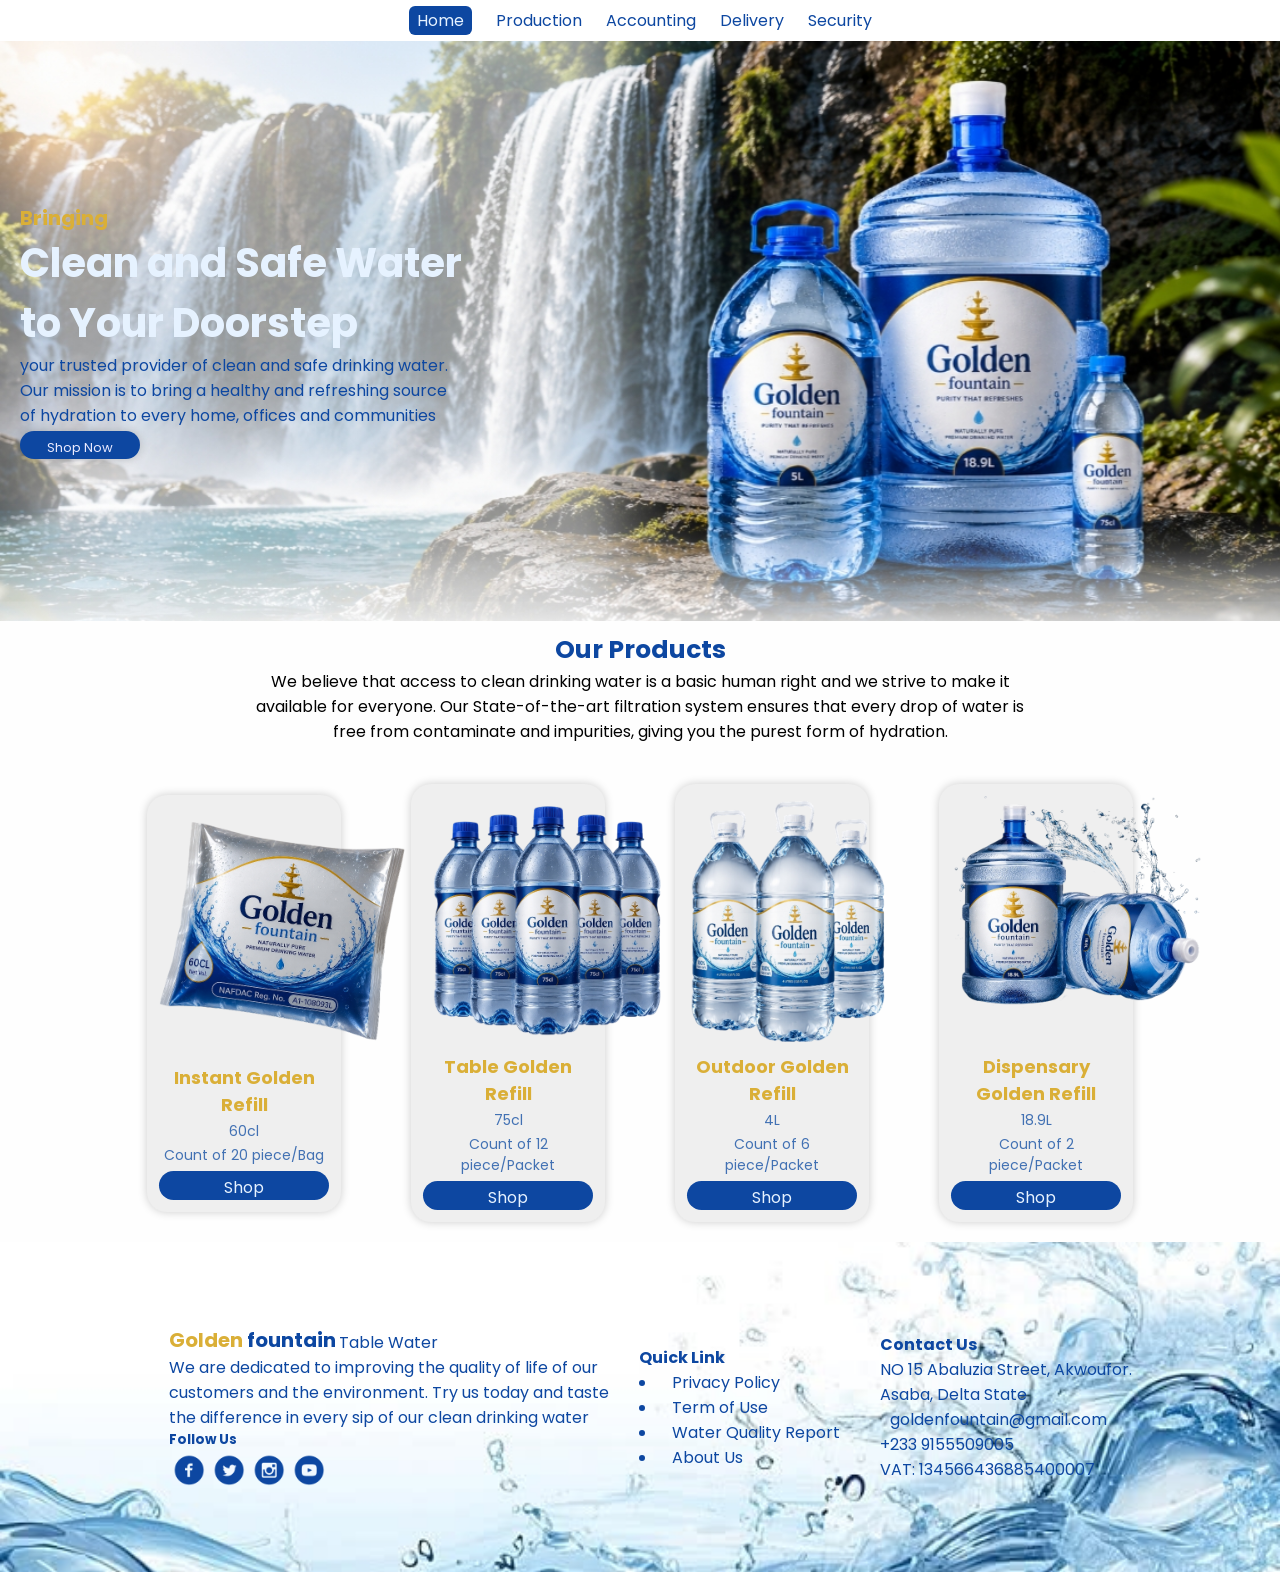
<file: index.html>
<!DOCTYPE html>
<html lang="en">
<head>
    <meta charset="UTF-8">
    <title>Welcome| Golden Fountain</title>
    <meta name="viewport" content="width=device-width, initial-scale=1.0">
    <link href="https://fonts.googleapis.com/css2?family=Poppins:wght@400;600;700&display=swap" rel="stylesheet">
    <link rel="stylesheet" href="css/index.css">
</head>
<body>
     <header id="toolsbar">
<div>
 <a id="here" href="#">Home</a>
 <!--<a href="#all">About</a>-->
 <a href="pro.html">Production</a>
 <a href="acc.html">Accounting</a>
 <a href="drive.html">Delivery</a>
 <a href="secure.html">Security</a>
</div>
    </header>
    <section id="topbar">
        <div>
    <h3 id="t1">Bringing</h3>
    <h1 id="t2">Clean and Safe Water <br> to Your Doorstep</h1>
    <p id="t3">your trusted provider of clean and safe drinking water.<br>
    Our mission is to bring a healthy and refreshing source <br> of hydration to every home, offices and communities</p>
 <!--<img src="img/img.png" -->
 <p id="f"><a id="shop" href="#t4">
     Shop Now
 </a></p>
 </div>
    </section>
    <div id="products">
    <p id="t4">
        <b>Our Products</b>
    </p>
    <p>
        We believe that access to clean drinking water is a basic human right and we strive to make it <br> available for everyone. Our State-of-the-art filtration system ensures that every drop of water is  <br> free from contaminate and impurities, giving you the purest form of hydration.
    </p>
</div>
    <section id="all">
        <div id="sale">
           <img src="img/ss.png" alt="Sachet water" width="250" height="250">
           <p id="title">
               <b>Instant Golden Refill</b>
           </p>
           <p id="size">
        60cl
    </p>
           <p id="count">
    Count of 20 piece/Bag</p>
<p id="shopping" href="#">
    Shop
 </p>
        </div>



<div id="sale">
           <img src="img/xx.png" alt="small size bottle" width="250" height="250">
           <p id="title">
               <b>Table Golden Refill</b>
           </p>
           <p id="size">
        75cl
    </p>
           <p id="count">
    Count of 12 piece/Packet</p>
<p id="shopping" href="#">
    Shop
 </p>
        </div>

<div id="sale">
           <img id="xl" src="img/xl.png" alt="medium size bottle" width="250" height="250">
           <p id="title">
               <b>Outdoor Golden Refill</b>
           </p>
           <p id="size">
        4L
    </p>
           <p id="count">
    Count of 6 piece/Packet</p>
<p id="shopping" href="#">
    Shop
 </p>
        </div>


<div id="sale">
           <img src="img/ll.png" alt="small size" width="250" height="250">
           <p id="title">
               <b>Dispensary Golden Refill</b>
           </p>
           <p id="size">
        18.9L
    </p>
           <p id="count">
    Count of 2 piece/Packet</p>
<p id="shopping" href="#">
    Shop
 </p>
        </div>
    </section>
    </div>
<footer>
<div>
<div id="li">
<h2 id="f1">
     <span>Golden </span>fountain
</h2>
<p id="f2" >Table Water</p>
</div>
<p>We are dedicated to improving the quality of life of our<br> customers and the environment. Try us today and taste<br> the difference in every sip of our clean drinking water</p>
<h5>Follow Us</h5>
<div id="li">
<img src="img/fb.png" alt="Facebook" width="40px"height="40px"></img>
<img src="img/tw.png" alt="Twitter"width="40px"height="40px"></img>
<img src="img/in.png" alt="Instagram"width="40px"height="40px"></img>
<img src="img/yu.png" alt="YouTube"width="40px"height="40px"></img>
</div>
</div>

<div>
<h4>Quick Link</h5>
<li><a href="private.html">Privacy Policy</a></li>
<li> <a href="term.html">Term of Use</a></li>
<li> <a href="rep.html">Water Quality Report</a></li>
<li> <a href="about.html">About Us</a></li>
<!--<li> <a href="drive.html">Common Q&A</a></li>-->
<!--<li> <a href="secure.html">Call us</a></li>-->

</div>

<div>
<h4>Contact Us</h5>
<p>NO 15 Abaluzia Street, Akwoufor. <br>Asaba, Delta State</p>
<p><a href="orezimeokelezo94@gmail.com">goldenfountain@gmail.com</a></p>
<p>+233 9155509005</p>
<p>VAT: 134566436885400007</p>
</div>
</footer>
</body>
</html>
</file>
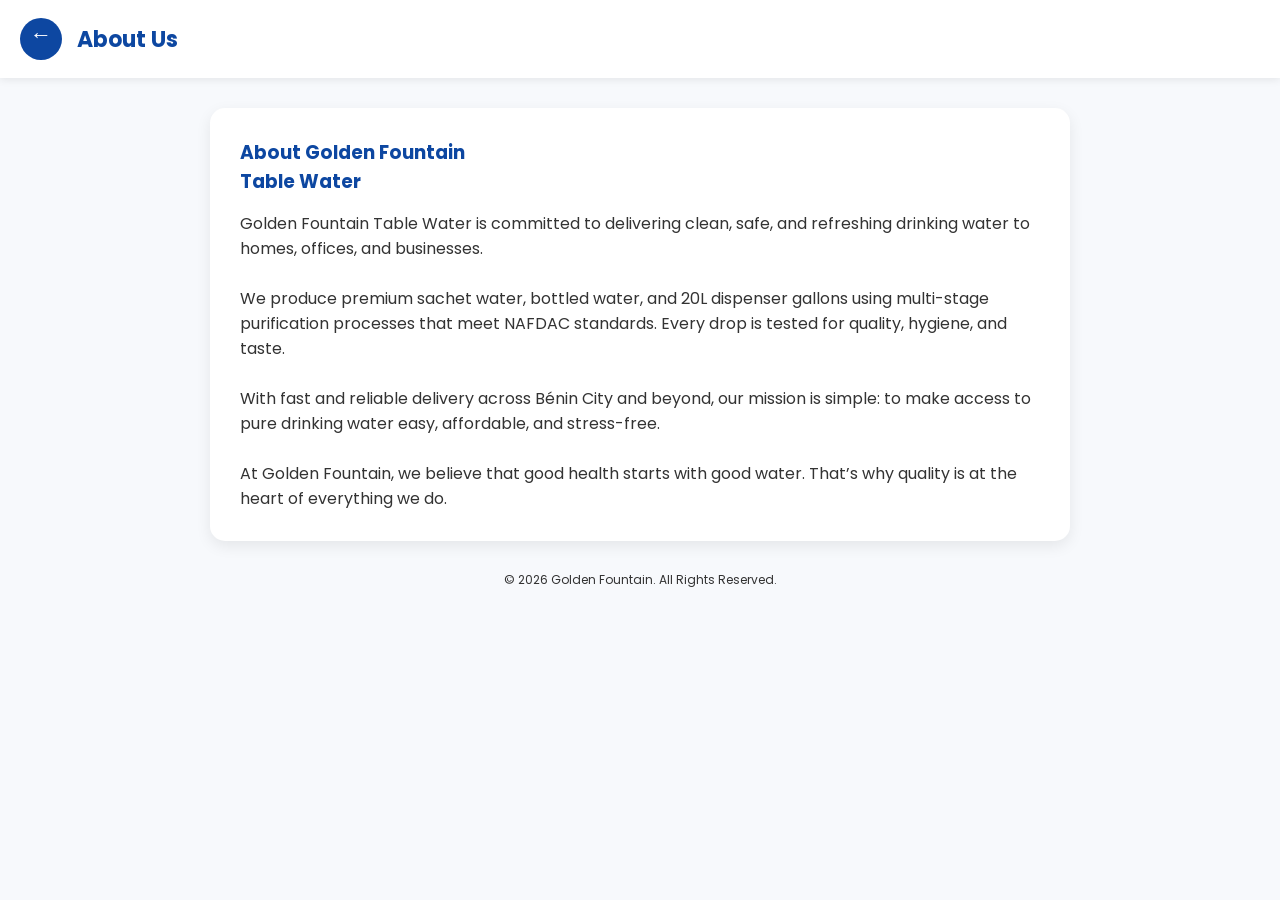
<file: about.html>
<!DOCTYPE html>
<html lang="en">
<head>
<meta charset="UTF-8">
<meta name="viewport" content="width=device-width, initial-scale=1.0">

<title>About | Golden Fountain</title>

<link href="https://fonts.googleapis.com/css2?family=Poppins:wght@400;600;700&display=swap" rel="stylesheet">

<link rel="stylesheet" href="css/pri.css">
</head>

<body>

<div class="header">
    <button class="back-btn" onclick="history.back()">&#8592;</button>
    <h2>About Us</h2>
</div>

<div class="container">

<div class="card">

<h3>About Golden Fountain<br> Table Water</h3>
Golden Fountain Table Water is committed to delivering clean, safe, and refreshing drinking water to homes, offices, and businesses. <br><br>

We produce premium sachet water, bottled water, and 20L dispenser gallons using multi-stage purification processes that meet NAFDAC standards. Every drop is tested for quality, hygiene, and taste.<br><br>

With fast and reliable delivery across Bénin City and beyond, our mission is simple: to make access to pure drinking water easy, affordable, and stress-free. 
<br><br>
At Golden Fountain, we believe that good health starts with good water. That’s why quality is at the heart of everything we do.<br>
</div>

</div>
<p id="ri">
© 2026 Golden Fountain. All Rights Reserved.
</p>

</body>
</html>
</file>
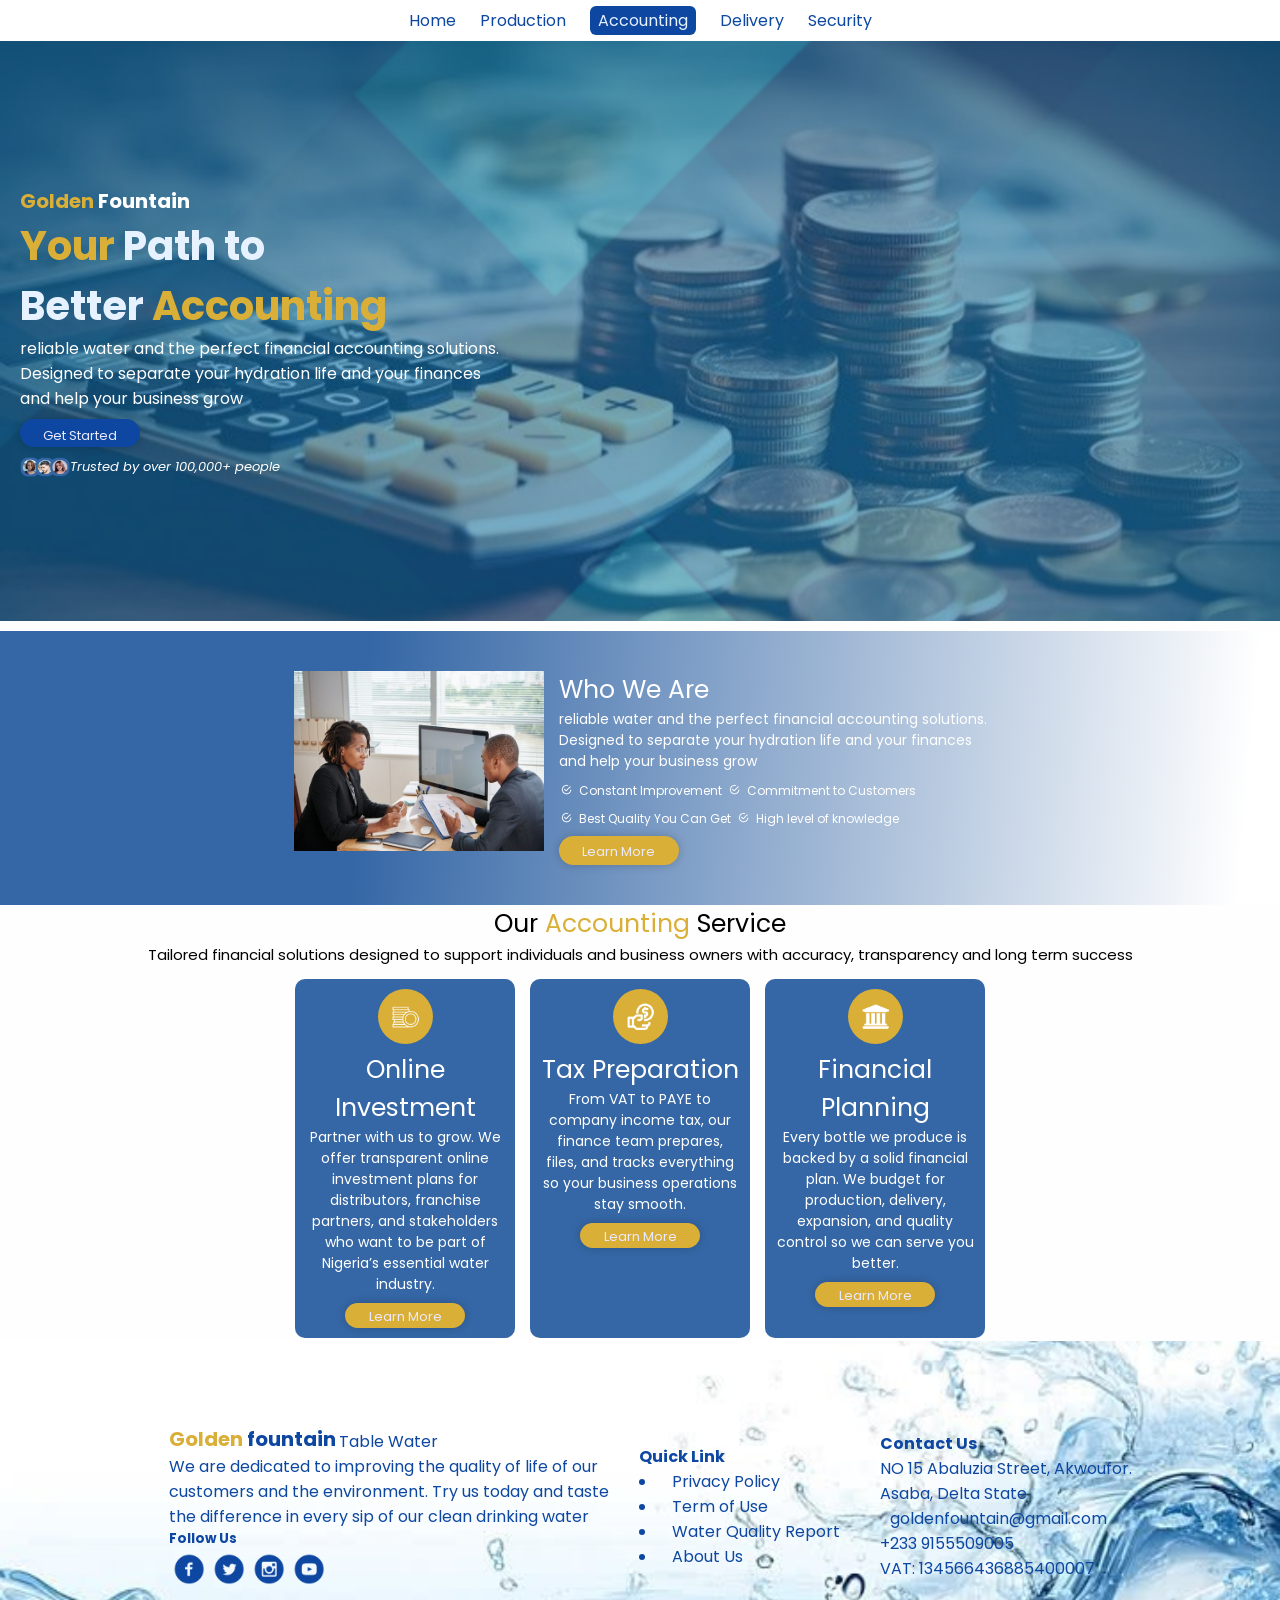
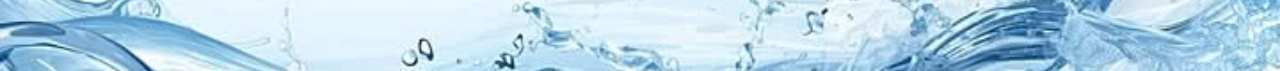
<file: acc.html>
<!DOCTYPE html>
<html lang="en">
<head>
    <meta charset="UTF-8">
    <title>Welcome</title>
    <meta name="viewport" content="width=device-width, initial-scale=1.0">
    <link href="https://fonts.googleapis.com/css2?family=Poppins:wght@400;600;700&display=swap" rel="stylesheet">
    <link rel="stylesheet" href="css/acc.css">
</head>
<body>
     <header id="toolsbar">
<div>
 <a href="index.html">Home</a>
 <!--<a href="#all">About</a>-->
 <a href="pro.html">Production</a>
 <a id="here" href="acc.html">Accounting</a>
 <a href="drive.html">Delivery</a>
 <a href="secure.html">Security</a>
</div>
    </header>
    <section id="topbar">
        <div>
    <h3 id="t1"><span>Golden</span> Fountain</h3>
    <h1 id="t2"><span>Your</span> Path to<br> Better <span>Accounting</span></h1>
    <p id="t3">reliable water and the perfect financial accounting solutions.<br>
    Designed to separate your hydration life and your finances <br> and help your business grow</p>
 <!--<img src="img/img.png" -->
 <p id="f"><a id="shop" href="#who">
     Get Started 
 </a></p>
 <div id="tr">
     <img id="mm"src="img/tr.png" alt="million trust" width="50" height="20"></img>
     <p id="it">Trusted by over 100,000+ people</p>
 </div>
 </div>
    </section>
    
    <section id="who">
        <img src="img/met.png" alt="accounting"width="250" height=180"></img>
        <div id="hold">
            <p id="in">
                Who We Are
            </p>
               <p id="in1">reliable water and the perfect financial accounting solutions.<br>
    Designed to separate your hydration life and your finances <br> and help your business grow</p>
    <div id="at">
        <div id="at">
        <img src="img/goo.png" alt="good" width="15" height="15"></img>
        <p>Constant Improvement</p>
    </div>
    
    <div id="at">
        <img src="img/goo.png" alt="good" width="15" height="15"></img>
        <p>Commitment to Customers</p>
    </div>
     </div>
     
     <div id="at">
        <div id="at">
        <img src="img/goo.png" alt="good" width="15" height="15"></img>
        <p>Best Quality You Can Get</p>
    </div>
    
    <div id="at">
        <img src="img/goo.png" alt="good" width="15" height="15"></img>
        <p>High level of knowledge </p>
    </div>
     </div>
     
     <p id="f"><a id="shop" href="#cen">
     Learn More
 </a></p>
        </div>
    </section>

   <section id="cen"> 
       <p id="i">
             Our <span>Accounting</span> Service 
            </p>
            <p id="ta">
                Tailored financial solutions designed to support 
            individuals and business owners with accuracy, transparency and long term success </p>
            <div id="hon">
            <div id="ra">
                <img id="go" src="img/inv.png" alt="icon" width="35" height="35"></img>
                <p id="in">
             Online Investment
             </p> 
             <p id="in1">
                 Partner with us to grow. We offer transparent online investment plans for distributors, franchise partners, and stakeholders who want to be part of Nigeria’s essential water industry.
             </p>
             <p id="f"><a id="shop" href="#">
     Learn More
 </a></p>
            </div>
            
            
            <!-- more -->
            <div id="ra">
                <img id="go" src="img/tax.png" alt="icon" width="35" height="35"></img>
                <p id="in">
             Tax Preparation 
             </p> 
             <p id="in1">
                 From VAT to PAYE to company income tax, our finance team prepares, files, and tracks everything so your business operations stay smooth.
             </p>
             <p id="f"><a id="shop" href="#">
     Learn More
 </a></p>
            </div>
            
            <!-- more -->
            <div id="ra">
                <img id="go" src="img/bank.png" alt="icon" width="35" height="35"></img>
                <p id="in">
             Financial Planning 
             </p> 
             <p id="in1">
                 Every bottle we produce is backed by a solid financial plan. We budget for production, delivery, expansion, and quality control so we can serve you better.
             </p>
             <p id="f"><a id="shop" href="#">
     Learn More
 </a></p>
            </div>
            </div>
   </section>
   
   <footer>
<div>
<div id="li">
<h2 id="f1">
     <span>Golden </span>fountain
</h2>
<p id="f2" >Table Water</p>
</div>
<p>We are dedicated to improving the quality of life of our<br> customers and the environment. Try us today and taste<br> the difference in every sip of our clean drinking water</p>
<h5>Follow Us</h5>
<div id="li">
<img src="img/fb.png" alt="Facebook" width="40px"height="40px"></img>
<img src="img/tw.png" alt="Twitter"width="40px"height="40px"></img>
<img src="img/in.png" alt="Instagram"width="40px"height="40px"></img>
<img src="img/yu.png" alt="YouTube"width="40px"height="40px"></img>
</div>
</div>

<div>
<h4>Quick Link</h5>
<li><a href="private.html">Privacy Policy</a></li>
<li> <a href="term.html">Term of Use</a></li>
<li> <a href="rep.html">Water Quality Report</a></li>
<li> <a href="about.html">About Us</a></li>
<!--<li> <a href="drive.html">Common Q&A</a></li>-->
<!--<li> <a href="secure.html">Call us</a></li>-->

</div>

<div>
<h4>Contact Us</h5>
<p>NO 15 Abaluzia Street, Akwoufor. <br>Asaba, Delta State</p>
<p><a href="orezimeokelezo94@gmail.com">goldenfountain@gmail.com</a></p>
<p>+233 9155509005</p>
<p>VAT: 134566436885400007</p>
</div>
</footer>
</body>
</html>
</file>
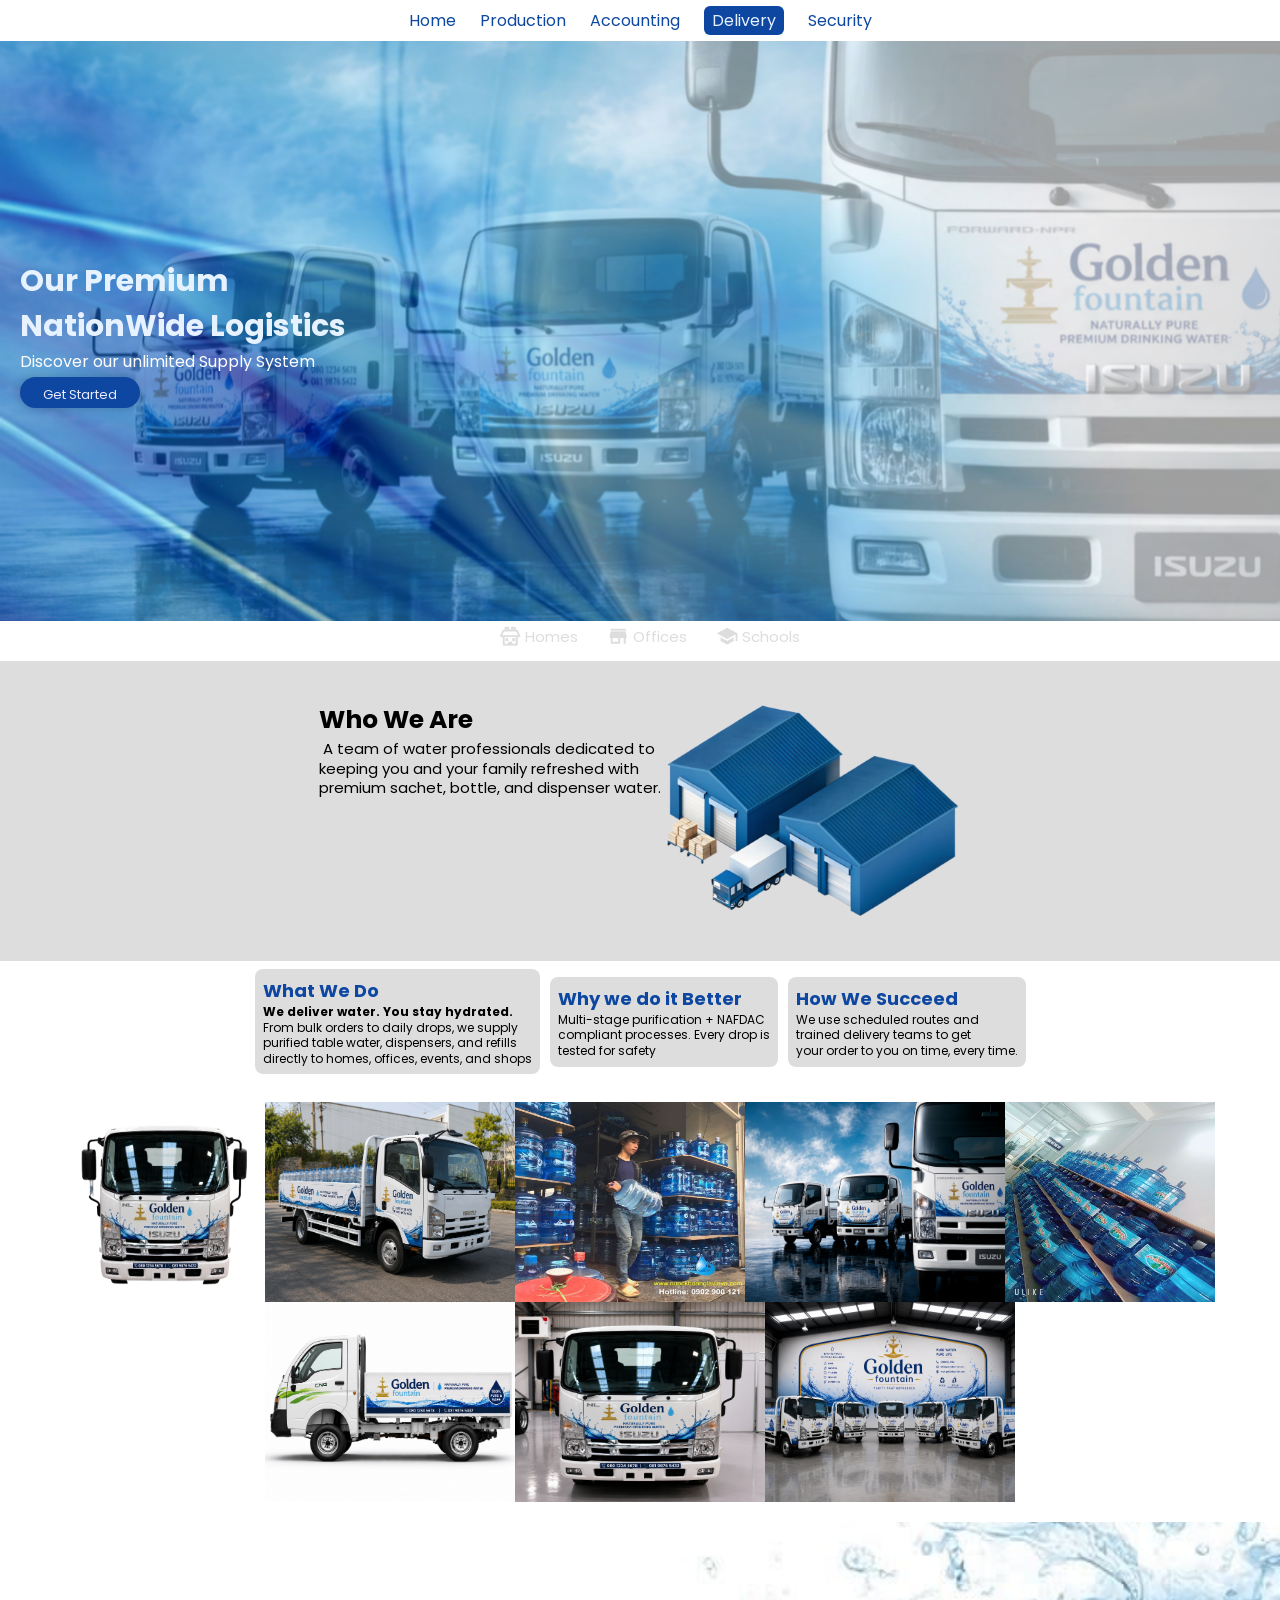
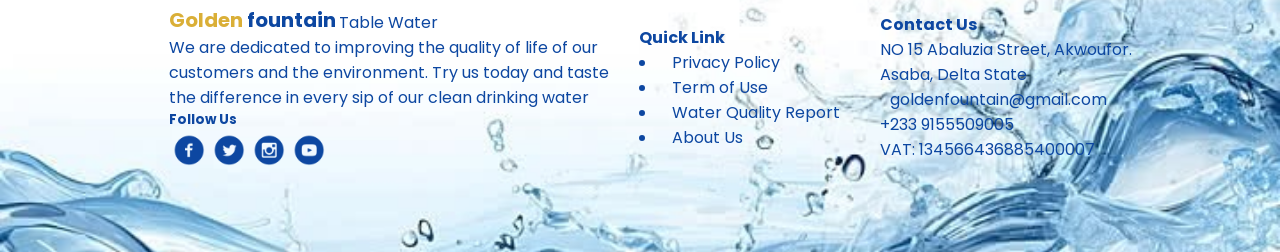
<file: drive.html>
<!DOCTYPE html>
<html lang="en">
<head>
    <meta charset="UTF-8">
    <title>Welcome</title>
    <meta name="viewport" content="width=device-width, initial-scale=1.0">
    <link href="https://fonts.googleapis.com/css2?family=Poppins:wght@400;600;700&display=swap" rel="stylesheet">
    <link rel="stylesheet" href="css/drive.css">
</head>
<body>
     <header id="toolsbar">
<div>
 <a href="index.html">Home</a>
 <!--<a href="#all">About</a>-->
 <a href="pro.html">Production</a>
 <a href="acc.html">Accounting</a>
 <a id="here" href="drive.html">Delivery</a>
 <a href="secure.html">Security</a>
</div>
    </header>
    <section id="topbar">
        <div>
    <!--<h3 id="t1"><span>Golden</span> Fountain</h3> -->
    <h1 id="t2">Our Premium <br> NationWide Logistics </h1>
    <p id="t3">Discover our unlimited Supply System </p>
 <!--<img src="img/img.png" -->
 <p id="f"><a id="shop" href="#grey">
     Get Started 
 </a></p>
<!-- <div id="tr">
     <img id="mm"src="img/tr.png" alt="million trust" width="50" height="20"></img>
     <p id="it">Trusted by over 100,000+ people</p>
 </div> -->
 </div>
    </section>
    <!-- Grey Content -->
    <section id="grey">
        <div id="con">
            <img id="im" src="img/gho.png" alt="icon" width="30" height="30"></img>
           <p id="tx">
               Homes
           </p>
        </div>
        
        <div id="con">
            <img id="im" src="img/gst.png" alt="icon" width="30" height="30"></img>
           <p id="tx">
               Offices 
           </p>
        </div>
        
        <div id="con">
            <img id="im" src="img/gsc.png" alt="icon" width="30" height="30"></img>
           <p id="tx">
               Schools
           </p>
        </div>
    </section>
    
    <section id="who">
        <div>
            <p id="tx1">
          <b>Who We Are</b>
            </p>
            <p id="tx2">
                 A team of water professionals dedicated to <br> keeping you and your family refreshed with <br>premium sachet, bottle, and dispenser water.
            </p>
        </div>
        <img src="img/lodg.png" alt="img" width="300" height="220"></img>
    </section>
    
    <!-- Explain -->
    <section id="whi">
        <div>
            <p id="tx1">
         <b>What We Do</b>
            </p>
            <p id="tx2">
                <strong>We deliver water. You stay hydrated.</strong><br>

From bulk orders to daily drops, we supply <br>purified table water, dispensers, and refills<br> directly to homes, offices, events, and shops


               </p>
        </div>
        
        <div>
            <p id="tx1">
           <b>Why we do it Better</b>
            </p>
            <p id="tx2">
                Multi-stage purification + NAFDAC<br> compliant processes. Every drop is <br>tested for safety
               
            </p>
        </div>
        
        <div>
            <p id="tx1">
            <b>How We Succeed</b>
            </p>
            <p id="tx2">
                We use scheduled routes and <br>trained delivery teams to get <br>your order to you on time, every time.
            </p>
        </div>
    </section>
    <section id="ga">
        
        <img src="img/face.png" alt="about" width="200" height=200"></img>
        
        <img src="img/face1.png" alt="about" width="250" height=200"></img>
        
        <img src="img/p60.png" alt="about" width="230" height=200"></img>
        
        <img src="img/face2.png" alt="about" width="260" height=200">
        </img>
        
        
        <img src="img/p61.png" alt="about" width="210" height=200"></img>
        
       <img src="img/face3.png" alt="about" width="250" height=200"></img>
       
       <img src="img/face4.png" alt="about" width="250" height="200"></img>
       
       <img src="img/face5.png" alt="about" width="250" height="200"></img>
    </section>    

<footer>
<div>
<div id="li">
<h2 id="f1">
     <span>Golden </span>fountain
</h2>
<p id="f2" >Table Water</p>
</div>
<p>We are dedicated to improving the quality of life of our<br> customers and the environment. Try us today and taste<br> the difference in every sip of our clean drinking water</p>
<h5>Follow Us</h5>
<div id="li">
<img src="img/fb.png" alt="Facebook" width="40px"height="40px"></img>
<img src="img/tw.png" alt="Twitter"width="40px"height="40px"></img>
<img src="img/in.png" alt="Instagram"width="40px"height="40px"></img>
<img src="img/yu.png" alt="YouTube"width="40px"height="40px"></img>
</div>
</div>

<div>
<h4>Quick Link</h5>
<li><a href="private.html">Privacy Policy</a></li>
<li> <a href="term.html">Term of Use</a></li>
<li> <a href="rep.html">Water Quality Report</a></li>
<li> <a href="about.html">About Us</a></li>
<!--<li> <a href="drive.html">Common Q&A</a></li>-->
<!--<li> <a href="secure.html">Call us</a></li>-->
</div>

<div>
<h4>Contact Us</h5>
<p>NO 15 Abaluzia Street, Akwoufor. <br>Asaba, Delta State</p>
<p><a href="orezimeokelezo94@gmail.com">goldenfountain@gmail.com</a></p>
<p>+233 9155509005</p>
<p>VAT: 134566436885400007</p>
</div>
</footer>
</body>
</html>
</file>
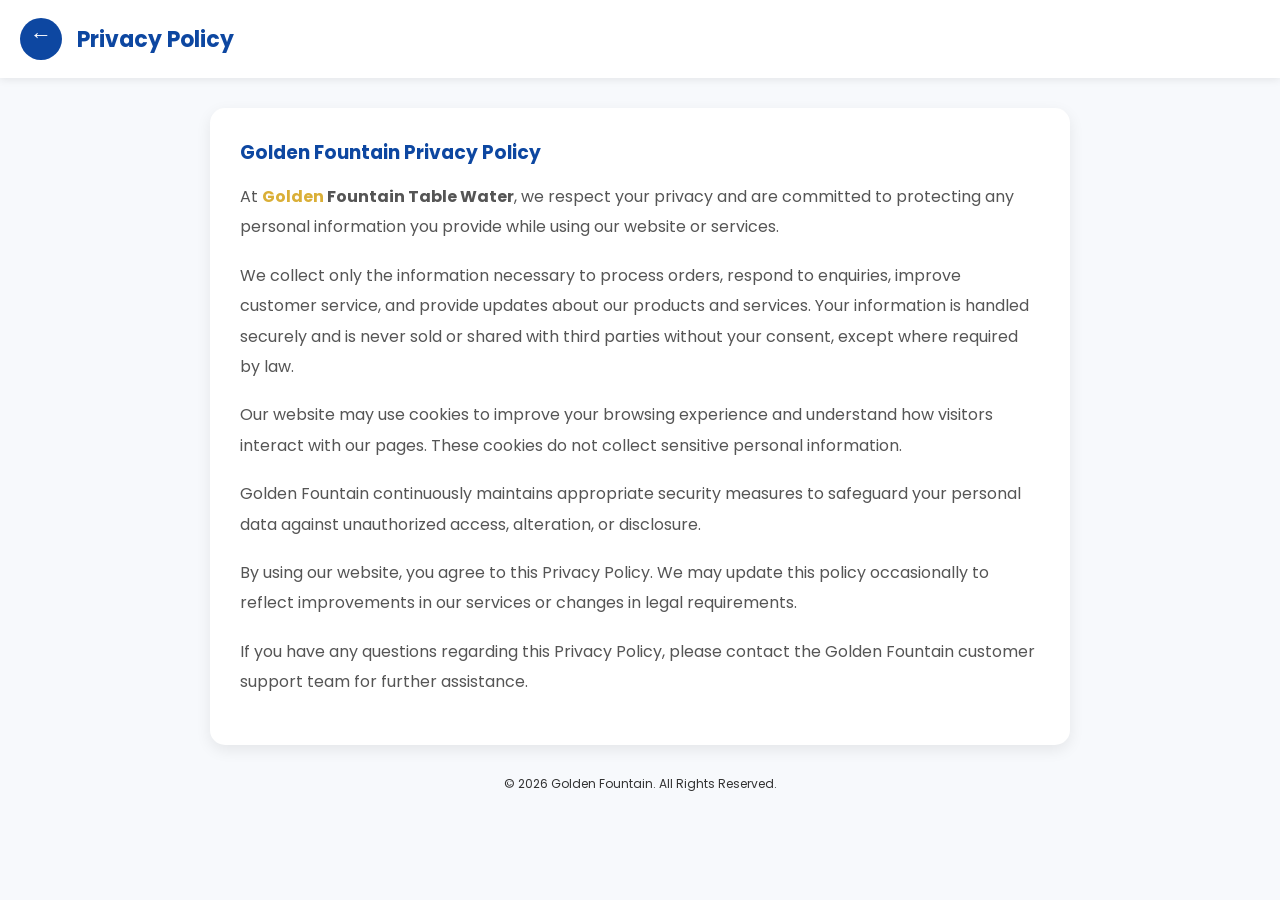
<file: private.html>
<!DOCTYPE html>
<html lang="en">
<head>
<meta charset="UTF-8">
<meta name="viewport" content="width=device-width, initial-scale=1.0">

<title>Privacy Policy | Golden Fountain</title>

<link href="https://fonts.googleapis.com/css2?family=Poppins:wght@400;600;700&display=swap" rel="stylesheet">

<link rel="stylesheet" href="css/pri.css">
</head>

<body>

<div class="header">
    <button class="back-btn" onclick="history.back()">&#8592;</button>
    <h2>Privacy Policy</h2>
</div>

<div class="container">

<div class="card">

<h3>Golden Fountain Privacy Policy</h3>

<p>
At <strong><span>Golden</span> Fountain Table Water</strong>, we respect your privacy and are committed to protecting any personal information you provide while using our website or services.
</p>

<p>
We collect only the information necessary to process orders, respond to enquiries, improve customer service, and provide updates about our products and services. Your information is handled securely and is never sold or shared with third parties without your consent, except where required by law.
</p>

<p>
Our website may use cookies to improve your browsing experience and understand how visitors interact with our pages. These cookies do not collect sensitive personal information.
</p>

<p>
Golden Fountain continuously maintains appropriate security measures to safeguard your personal data against unauthorized access, alteration, or disclosure.
</p>

<p>
By using our website, you agree to this Privacy Policy. We may update this policy occasionally to reflect improvements in our services or changes in legal requirements.
</p>

<p>
If you have any questions regarding this Privacy Policy, please contact the Golden Fountain customer support team for further assistance.
</p>

</div>

</div>
<p id="ri">
© 2026 Golden Fountain. All Rights Reserved.
</p>

</body>
</html>
</file>
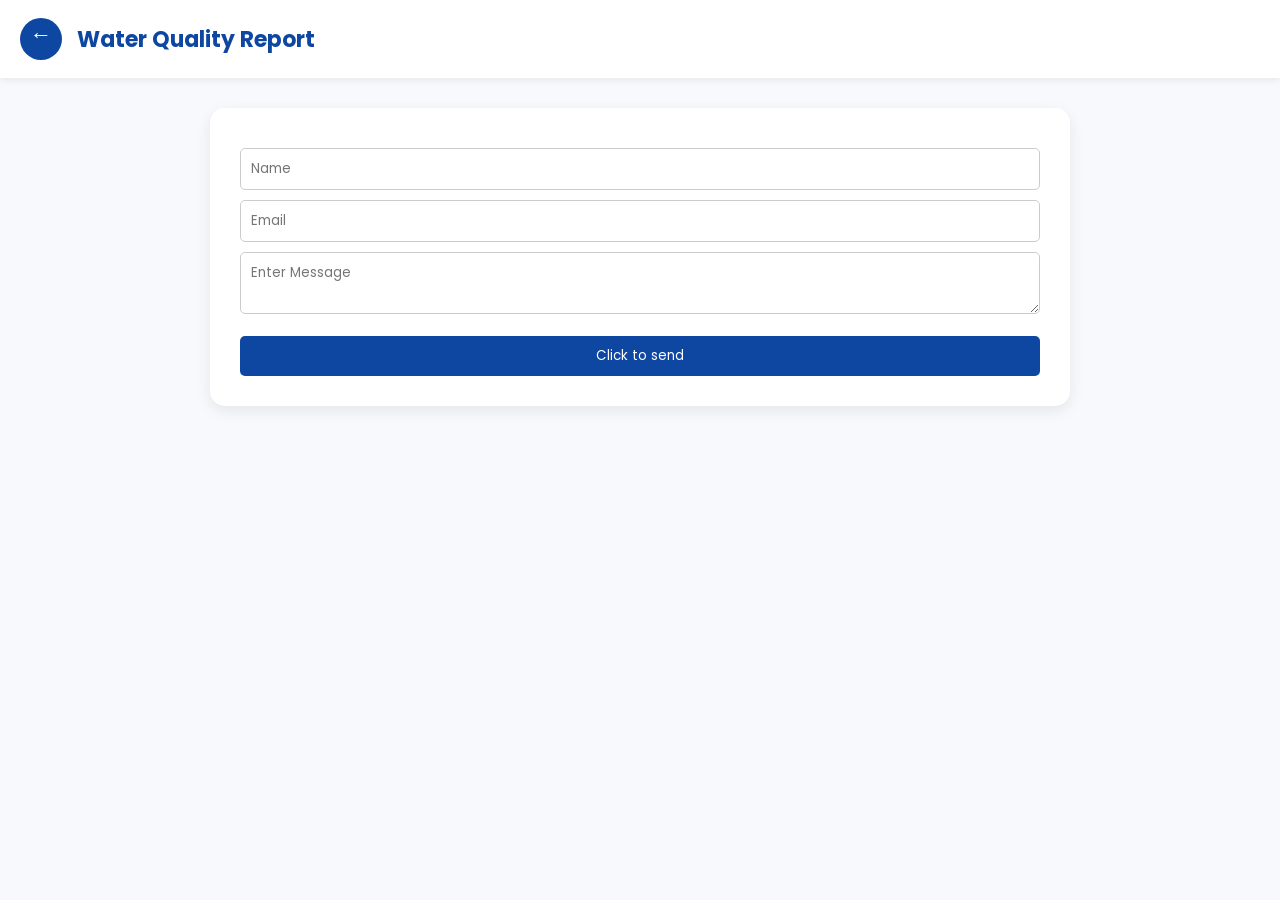
<file: rep.html>
<!DOCTYPE html>
<html lang="en">
<head>
<meta charset="UTF-8">
<meta name="viewport" content="width=device-width, initial-scale=1.0">

<title>Quality Report| Golden Fountain</title>

<link href="https://fonts.googleapis.com/css2?family=Poppins:wght@400;600;700&display=swap" rel="stylesheet">

<link rel="stylesheet" href="css/pri.css">
</head>

<body>

<div class="header">
    <button class="back-btn" onclick="history.back()">&#8592;</button>
    <h2>Water Quality Report</h2>
</div>

<div class="container">

<div class="card">

<form action="https://api.web3forms.com/submit" method="POST">
  <input type="hidden" name="access_key" value="7dae777c-4fca-4a54-b670-453c51c32fd0">
  <input placeholder="Name" type="text" name="name" required>
  <input placeholder="Email". type="email" name="email" required>
  <textarea name="message" placeholder="Enter Message" required></textarea>
  <button type="submit">Click to send</button>
</form>

</body>
</html>
</file>
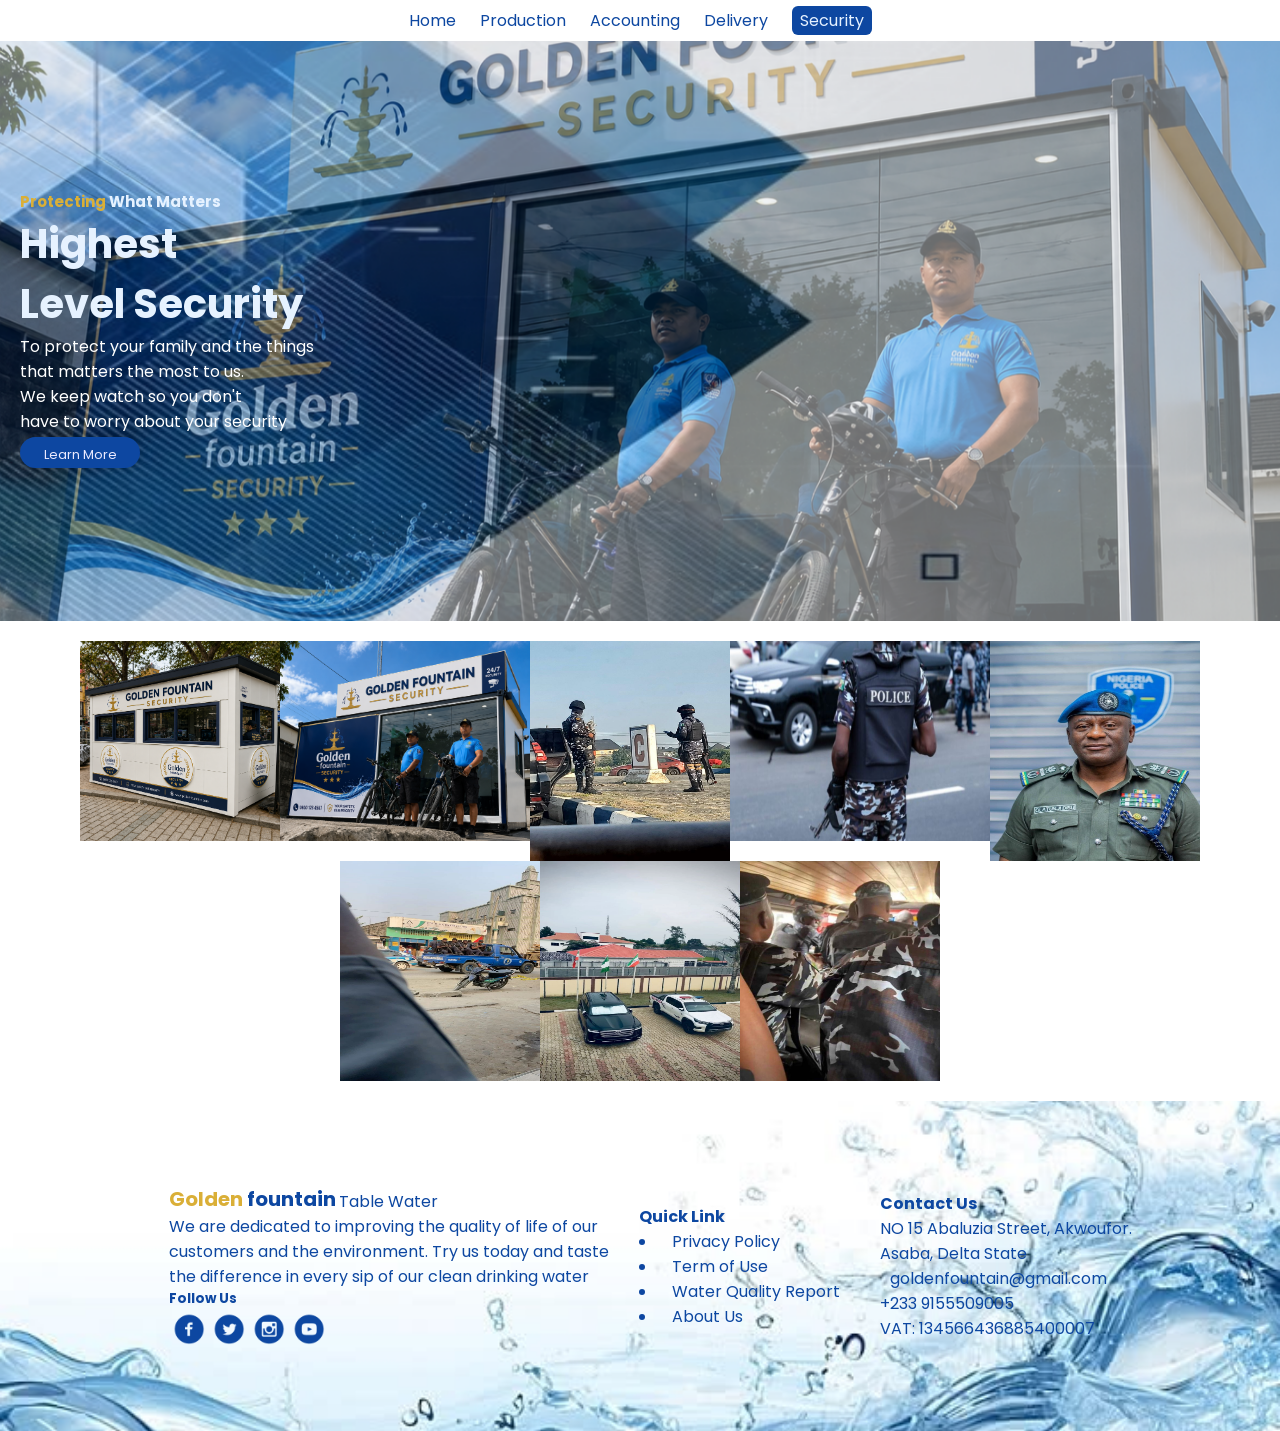
<file: secure.html>
<!DOCTYPE html>
<html lang="en">
<head>
    <meta charset="UTF-8">
    <title>Welcome</title>
    <meta name="viewport" content="width=device-width, initial-scale=1.0">
    <link href="https://fonts.googleapis.com/css2?family=Poppins:wght@400;600;700&display=swap" rel="stylesheet">
    <link rel="stylesheet" href="css/secure.css">
</head>
<body>
     <header id="toolsbar">
<div>
 <a href="index.html">Home</a>
 <!--<a href="#all">About</a>-->
 <a href="pro.html">Production</a>
 <a href="acc.html">Accounting</a>
 <a href="drive.html">Delivery</a>
 <a id="here" href="secure.html">Security</a>
</div>
    </header>
    <section id="topbar">
        <div>
    <h5 id="t1"><span>Protecting </span>What Matters</h5>
    <h1 id="t2">Highest <br> Level Security </h1>
    <p id="t3">To protect your family and the things <br> that matters the most to us.<br>We keep watch so you don't <br>have to worry about your security</p>
 <!--<img src="img/img.png" -->
 <p id="f"><a id="shop" href="#grey">
     Learn More
 </a></p>
<!-- <div id="tr">
     <img id="mm"src="img/tr.png" alt="million trust" width="50" height="20"></img>
     <p id="it">Trusted by over 100,000+ people</p>
 </div> -->
 </div>
    </section>
    
    <section id="ga">
        
        <img src="img/se1.png" alt="about" width="200" height=200"></img>
        
        <img src="img/se2.png" alt="about" width="250" height=200"></img>
        
        <img src="img/se3.jpg" alt="about" width="200" height="220"></img>
        
        <img src="img/se4.jpg" alt="about" width="260" height=200">
        </img>
        
        
        <img src="img/se5.jpg" alt="about" width="210" height=220"></img>
        
       <img src="img/se6.jpg" alt="about" width="200" height="220"></img>
       
       <img src="img/se7.jpg" alt="about" width="200" height="220"></img>
       
       <img src="img/se8.jpg" alt="about" width="200" height="220"></img>
    </section>    
    
    
    
    
    <footer>
<div>
<div id="li">
<h2 id="f1">
     <span>Golden </span>fountain
</h2>
<p id="f2" >Table Water</p>
</div>
<p>We are dedicated to improving the quality of life of our<br> customers and the environment. Try us today and taste<br> the difference in every sip of our clean drinking water</p>
<h5>Follow Us</h5>
<div id="li">
<img src="img/fb.png" alt="Facebook" width="40px"height="40px"></img>
<img src="img/tw.png" alt="Twitter"width="40px"height="40px"></img>
<img src="img/in.png" alt="Instagram"width="40px"height="40px"></img>
<img src="img/yu.png" alt="YouTube"width="40px"height="40px"></img>
</div>
</div>

<div>
<h4>Quick Link</h5>
<li><a href="private.html">Privacy Policy</a></li>
<li> <a href="term.html">Term of Use</a></li>
<li> <a href="rep.html">Water Quality Report</a></li>
<li> <a href="about.html">About Us</a></li>
<!--<li> <a href="drive.html">Common Q&A</a></li>-->
<!--<li> <a href="secure.html">Call us</a></li>-->
</div>

<div>
<h4>Contact Us</h5>
<p>NO 15 Abaluzia Street, Akwoufor. <br>Asaba, Delta State</p>
<p><a href="orezimeokelezo94@gmail.com">goldenfountain@gmail.com</a></p>
<p>+233 9155509005</p>
<p>VAT: 134566436885400007</p>
</div>
</footer>
</body>
</html>
</file>
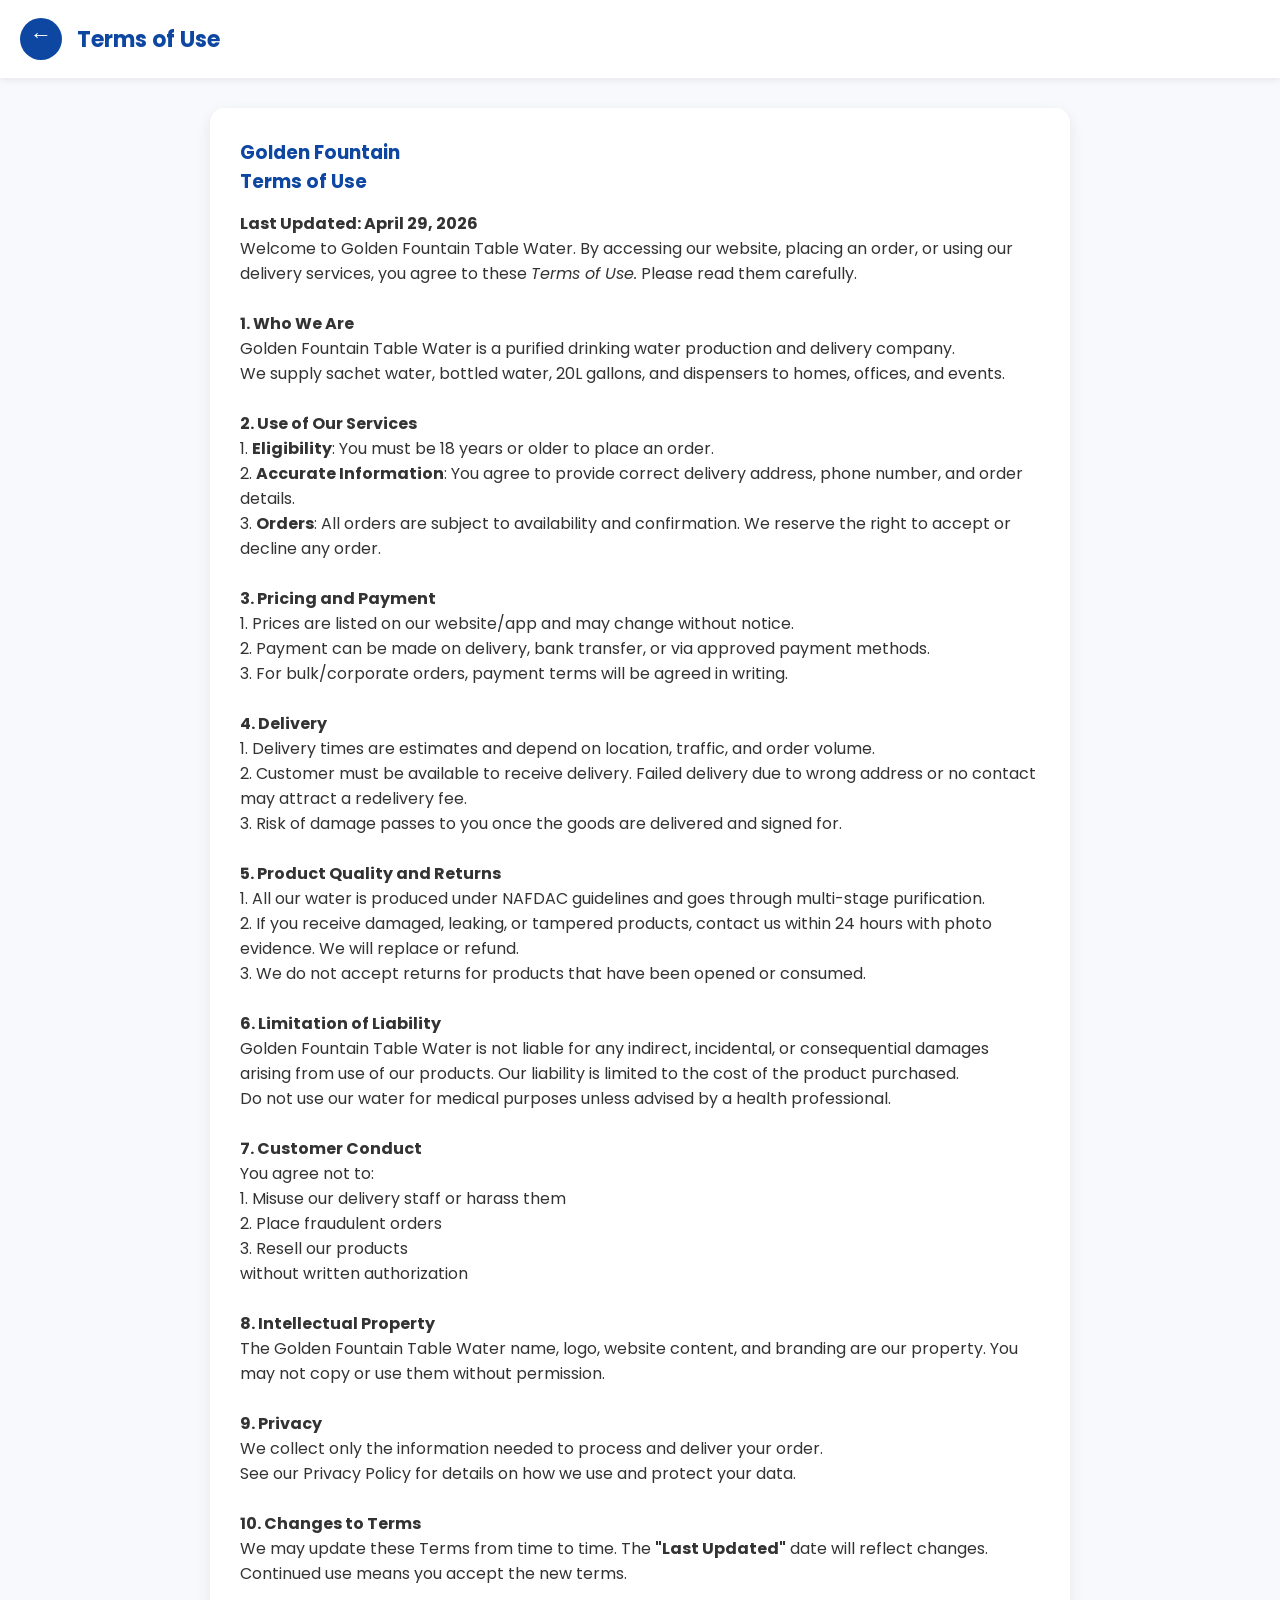
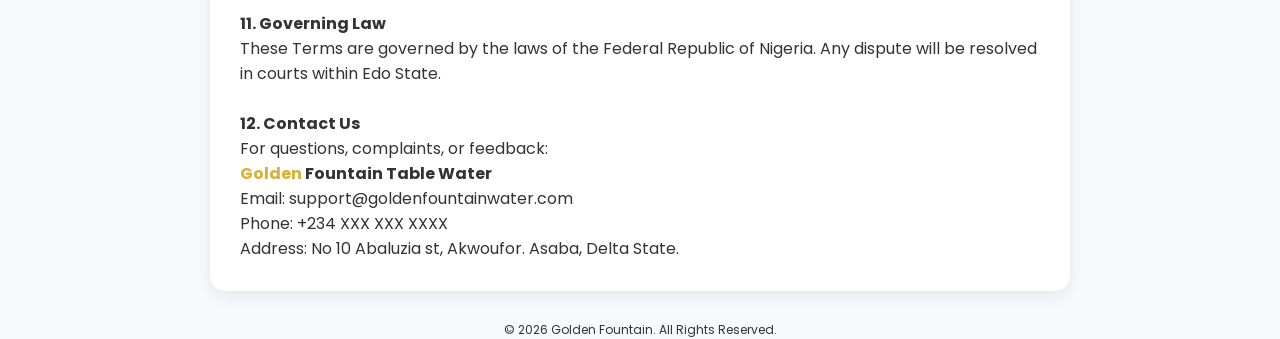
<file: term.html>
<!DOCTYPE html>
<html lang="en">
<head>
<meta charset="UTF-8">
<meta name="viewport" content="width=device-width, initial-scale=1.0">

<title>Terms | Golden Fountain</title>

<link href="https://fonts.googleapis.com/css2?family=Poppins:wght@400;600;700&display=swap" rel="stylesheet">

<link rel="stylesheet" href="css/pri.css">
</head>

<body>

<div class="header">
    <button class="back-btn" onclick="history.back()">&#8592;</button>
    <h2>Terms of Use</h2>
</div>

<div class="container">

<div class="card">

<h3>Golden Fountain<br>
Terms of Use</h3>

<strong>Last Updated: April 29, 2026</strong><br>

Welcome to Golden Fountain Table Water. By accessing our website, placing an order, or using our delivery services, you agree to these <em>Terms of Use.</em> Please read them carefully.<br><br>

<strong>1. Who We Are</strong><br>
Golden Fountain Table Water is a purified drinking water production and delivery company.<br> We supply sachet water, bottled water, 20L gallons, and dispensers to homes, offices, and events.<br><br>

<strong>2. Use of Our Services</strong><br>
1.  <b>Eligibility</b>: You must be 18 years or older to place an order.<br>
2.  <b>Accurate Information</b>: You agree to provide correct delivery address, phone number, and order details.<br>
3.  <b>Orders</b>: All orders are subject to availability and confirmation. We reserve the right to accept or decline any order.<br><br>

<strong>3. Pricing and Payment</strong> <br>
1.  Prices are listed on our website/app and may change without notice.<br>
2.  Payment can be made on delivery, bank transfer, or via approved payment methods.<br>
3.  For bulk/corporate orders, payment terms will be agreed in writing.<br><br>

<strong>4. Delivery</strong><br>
1.  Delivery times are estimates and depend on location, traffic, and order volume. <br>
2.  Customer must be available to receive delivery. Failed delivery due to wrong address or no contact may attract a redelivery fee.<br>
3.  Risk of damage passes to you once the goods are delivered and signed for.<br>
<br>

<strong>5. Product Quality and Returns<br></strong>
1.  All our water is produced under NAFDAC guidelines and goes through multi-stage purification.<br>
2.  If you receive damaged, leaking, or tampered products, contact us within 24 hours with photo evidence. We will replace or refund.<br>
3.  We do not accept returns for products that have been opened or consumed.<br><br>

<strong>
6. Limitation of Liability<br></strong>
Golden Fountain Table Water is not liable for any indirect, incidental, or consequential damages arising from use of our products. Our liability is limited to the cost of the product purchased.  <br>
Do not use our water for medical purposes unless advised by a health professional.<br><br>

<strong>7. Customer Conduct<br></strong>
You agree not to: <br>
1.  Misuse our delivery staff or harass them<br>
2.  Place fraudulent orders<br>
3.  Resell our products<br> without written authorization<br><br>

<strong>8. Intellectual Property<br></strong>
The Golden Fountain Table Water name, logo, website content, and branding are our property. You may not copy or use them without permission.<br><br>

<strong>9. Privacy<br></strong>
We collect only the information needed to process and deliver your order.<br> See our Privacy Policy for details on how we use and protect your data.<br><br>

<strong>10. Changes to Terms<br></strong>
We may update these Terms from time to time. The <b>"Last Updated"</b> date will reflect changes. Continued use means you accept the new terms.<br><br>

<strong>11. Governing Law<br></strong>
These Terms are governed by the laws of the Federal Republic of Nigeria. Any dispute will be resolved in courts within Edo State.<br><br>

<strong>12. Contact Us<br></strong>
For questions, complaints, or feedback: <br> 
<b><span>Golden</span> Fountain Table Water</b><br>
Email: support@goldenfountainwater.com<br>
Phone: +234 XXX XXX XXXX <br> 
Address: No 10 Abaluzia st, Akwoufor. Asaba, Delta State. <br>
</div>

</div>
<p id="ri">
© 2026 Golden Fountain. All Rights Reserved.
</p>

</body>
</html>
</file>
<file: css/index.css>
*{
    padding: 0px;
    margin: 0px;}
body{
    background-color: #fefefe;
    padding: 0;    
    margin: 0;
    font-family: 'Poppins', Arial, sans-serif; 
    justify-content: center;
    align-items: center;
}


#toolsbar{
    margin: 0;
    background: #ffffff;
    text-align: center;
    padding: 8px;
    flex-wrap: wrap;
}

a{
    text-decoration: none;
    color: #0d47a1;
    margin: 0 10px;
}

#here{
    padding: 3px 8px;
    color: #e6f2ff;
    background: #0d47a1;
    border-radius: 6px;
    text-decoration: none;
}

#topbar{
   background-image: url('../img/top1.png');
   background-size: cover;
   background-repeat: no-repeat;
   background-position: center;
   min-height: 500px;
   display: flex;
   align-items: center;
   padding-top: 40px;
   padding-bottom: 40px;
   padding-left: 20px;
   color: #0d47a1;
}

#t1{
    font-size: 20px;
    color: #daaf37;
    margin-bottom: 0px;
}
#t2{
    margin-top: 0px;
    margin-bottom: 0px;
    margin-bottom: 0px;
    font-size: 40px;
    color: #e6f2ff;
}
t3{
    margin: 0;
    max-width: 500px;
    color: #0d47a1;
    margin-bottom: 100px;
}
#f{
    margin-left: 0px;
    padding-right: 0px;
    padding-bottom: 0px;
    background: #0d47a1;
    color: #e6f2ff;
    text-decoration: none;
    border-radius: 16px;
    width: 120px;
    margin-top: 3px;
    min-height: 25px;
    text-align: center;
    padding-top: 3px;
    padding-left: 0px;
    box-shadow: 0 0 10px rgba(0,0,5,0.2);
}
#shop{
    text-decoration: none;
    color: #eaeaff;
    font-size: 13px;
    margin: 0px;
}
#products{
    text-align-last: center;
    text-align: center;
    margin: 0px;
    padding-left: 8px;
    padding-right: 8px;
}
#t4{
    color: #0d47a1;
    font-size: 25px;
    margin-top: 10px;
    margin-bottom: 0px;
}
@media(max-width: 600px;){
    
}
#all{
    padding: 20px;
    display: flex;
    align-items: center;
    justify-content: center;
    column-gap: 70px;
    background-size: cover;
    flex-wrap: wrap; 

}
#sale{
    padding: 12px;
    background: #efefef;
    margin-top: 5px;
    border-radius: 20px;
    border: 3px;
    border-color: #0d47a1;
    width: 170px;
    text-align: center;
    justify-content: center;
    margin-top: 20px;
    box-shadow: 0 0 10px rgba(0,0,5,0.2);
}
#title{
    font-size: 18px;
    color: #daaf37;
    margin: 0px;
}
#size{
    margin-top: 3px;
    margin-bottom: 0px;
    color: #0d4ba1c3;
    font-size: 14px;
}
#count{
     margin-top: 3px;
    margin-bottom: 0px;
    color: #0d4ba1c3;
    font-size: 14px;
    
}
#shopping{
    background: #0d47a1;
    color: #e6f2ff;
    text-decoration: none;
    border-radius: 16px;
    /*width: 120px;*/
    margin-top: 5px;
    min-height: 25px;
    text-align: center;
    padding-top: 4px;
}
#xl{
    margin-left: 0px;
}

footer{
    display: flex;
    background-image: url('../img/foot.jpg');
    background-size: cover;
   background-repeat: no-repeat;
   background-position: center;
   min-height: 250px;
   display: flex;
   align-items: center;
   padding-top: 40px;
   padding-bottom: 40px;
   padding-left: 20px;
   color: #0d47a1;
   margin: 0px;

    gap: 30px;
    justify-content: center;
    align-items: center;
    flex-wrap: wrap;
}
#f1{
    margin: 0px;
    font-size: 20px;
    padding: 0px;
}
#li{
    display: flex;
    text-align: center;
    gap: 0px;
}
span{
    color: #daaf37;
    margin-bottom: 0px;
    padding: 0px;
}
#f2{
    padding: 0px;
    margin: 0px;
    margin-top: 5px;
    margin-left: 3px;
}
h5{
    margin: 0px;
}
h4{
    margin-top: 0px;
}
</file>
<file: css/pri.css>
*{
    margin:0;
    padding:0;
    box-sizing:border-box;
    font-family:'Poppins',sans-serif;
}

body{
    background:#f7f9fc;
    color:#333;
}

.header{
    display:flex;
    align-items:center;
    gap:15px;
    padding:18px 20px;
    background:#fff;
    box-shadow:0 2px 8px rgba(0,0,0,.08);
    position:sticky;
    top:0;
}

.back-btn{
    width:42px;
    height:42px;
    border:none;
    border-radius:50%;
    background:#0d47a1;
    color:#fff;
    font-size:22px;
    cursor:pointer;
    transition:.3s;
    display: flex;
    align-content:center;
    justify-content: center;
}

.back-btn:hover{
    background:#084fa7;
}

.header h2{
    font-size:22px;
    color:#0d47a1;
}

.container{
    max-width:900px;
    margin:30px auto;
    padding:0 20px;
}

.card{
    background:#fff;
    padding:30px;
    border-radius:15px;
    box-shadow:0 5px 15px rgba(0,0,0,.08);
}

.card h3{
    color:#0d47a1;
    margin-bottom:15px;
}

.card p{
    margin-bottom:18px;
    line-height:1.9;
    color:#555;
}
span{
    color: #daaf37;
}
#ri{
    font-size: 12px;
    align-content: center;
    text-align: center;
}
input, textarea {
 width: 100%;
 padding: 10px;
 margin-top: 10px;
 margin-right: 10px;
 border-radius: 5px;
 border: 1px solid #ccc;
 }
 form button {
 margin-top: 15px;
 padding: 10px;
 width: 100%;
 background-color: #0d47a1;
 color: white;
 border: none;
 border-radius: 5px;
 cursor: pointer;
 }
 form button:hover {
 background-color: #0056b3;
 }
</file>
<file: css/acc.css>
*{
    padding: 0px;
    margin: 0px;}
body{
    background-color: #fefefe;
    padding: 0;    
    margin: 0;
    font-family: 'Poppins', Arial, sans-serif; 
    justify-content: center;
    align-items: center;
}


#toolsbar{
    margin: 0;
    background: #ffffff;
    text-align: center;
    padding: 8px;
    flex-wrap: wrap;
}

a{
    text-decoration: none;
    color: #0d47a1;
    margin: 0 10px;
    /*margin: 0px;*/
}

#here{
    padding: 3px 8px;
    color: #e6f2ff;
    background: #0d47a1;
    border-radius: 6px;
    text-decoration: none;
}

#topbar{
   background-image: url('../img/bac3.png');
   background-size: cover;
   background-repeat: no-repeat;
   background-position: center;
   min-height: 500px;
   display: flex;
   align-items: center;
   padding-top: 40px;
   padding-bottom: 40px;
   padding-left: 20px;
   color: #ffffff;
}
span{
    color: #daaf37;
}
#t1{
    font-size: 20px;
    color: #ffffff;
    margin-bottom: 0px;
}
#t2{
    margin-top: 0px;
    margin-bottom: 0px;
    margin-bottom: 0px;
    font-size: 40px;
    color: #e6f2ff;
}
t3{
    margin: 0;
    max-width: 500px;
    color: #ffffff;
    margin-bottom: 100px;
}
#f{
    margin-left: 0px;
    padding-right: 0px;
    padding-bottom: 0px;
    background: #0d47a1;
    color: #e6f2ff;
    text-decoration: none;
    border-radius: 16px;
    width: 120px;
    margin-top: 8px;
    min-height: 25px;
    text-align: center;
    padding-top: 3px;
    padding-left: 0px;
    box-shadow: 0 0 10px rgba(0,0,5,0.2);
}
#shop{
    text-decoration: none;
    color: #eaeaff;
    font-size: 13px;
    margin: 0px;
}
#tr{
    margin-top: 10px;
    align-items: center;
    padding: 0px;
    display: flex;
}
#it{
    margin-top: 0px;
    font-size: 13px;
    font-style: italic;
}
#who{
    display: flex;
    background: url('../img/bac1.png');
    background-repeat: no-repeat;
    background-size: cover;
    padding: 40px;
    margin-top: 10px;
    color: #ffffff;
    justify-content: center;
    align-content: center;
    flex-wrap: wrap;
    gap: 15px;
}

#hold{
    
}
#in{
    font-size: 25px;
    color: #ffffff;
}
#in1{
    font-size: 14px;
    color: #ffffff;
}
#at{
    display: flex;
    flex-wrap: wrap;
    gap: 5px;
    margin-top: 5px;
}
#at p{
    font-size: 12px;
}
#hold #f{
    margin-left: 0px;
    padding-right: 0px;
    padding-bottom: 2px;
    background: #daaf37;
    color: #e6f2ff;
    text-decoration: none;
    border-radius: 16px;
    width: 120px;
    margin-top: 8px;
    min-height: 25px;
    text-align: center;
    padding-top: 2px;
    padding-left: 0px;
    box-shadow: 0 0 10px rgba(0,0,5,0.2);
}
#hold #shop{
    text-decoration: none;
    color: #eaeaff;
    font-size: 13px;
}
#cen{
    text-align: center;
}
#hon{
    display: flex;
    flex-wrap: wrap;
    padding: 3px;
    gap: 15px;
    justify-content: center;
}
#i{
    font-size: 25px;
}
#ta{
    font-size: 15px;
    padding-left: 5px;
    padding-right: 5px;
}
#ra{
    background-image: url('../img/bac1.png');
    background-repeat: no-repeat;
    background-size: cover;
    margin-top: 10px;
    align-items: center;
    text-align: center;
    text-justify: center;
    padding: 10px;
    max-width: 200px;
    border-radius: 10px;
    }
    
#go{
    border-radius: 30px;
    padding: 10px;
    background: #daaf37;
}

#cen #f{
    padding-right: 0px;
    padding-bottom: 0px;
    background: #daaf37;
    color: #e6f2ff;
    text-decoration: none;
    border-radius: 16px;
    width: 120px;
    margin-top: 8px;
    min-height: 25px;
    text-align: center;
    padding-top: 0px;
    padding-left: 0px;
    box-shadow: 0 0 10px rgba(0,0,5,0.2);
    align-items: center;
    margin-left: 40px;
}
#cen #shop{
    text-decoration: none;
    color: #eaeaff;
    font-size: 13px;
}

/* footer */
footer{
    display: flex;
    background-image: url('../img/foot.jpg');
    background-size: cover;
   background-repeat: no-repeat;
   background-position: center;
   min-height: 250px;
   display: flex;
   align-items: center;
   padding-top: 40px;
   padding-bottom: 40px;
   padding-left: 20px;
   color: #0d47a1;
   margin: 0px;

    gap: 30px;
    justify-content: center;
    align-items: center;
    flex-wrap: wrap;
}
#f1{
    margin: 0px;
    font-size: 20px;
    padding: 0px;
}
#li{
    display: flex;
    text-align: center;
    gap: 0px;
}
span{
    color: #daaf37;
    margin-bottom: 0px;
    padding: 0px;
}
#f2{
    padding: 0px;
    margin: 0px;
    margin-top: 5px;
    margin-left: 3px;
}
h5{
    margin: 0px;
}
h4{
    margin-top: 0px;
}
</file>
<file: css/drive.css>
*{
    padding: 0px;
    margin: 0px;}
body{
    background-color: #ffffff;
    padding: 0;    
    margin: 0;
    font-family: 'Poppins', Arial, sans-serif; 
    justify-content: center;
    align-items: center;
}


#toolsbar{
    margin: 0;
    background: #ffffff;
    text-align: center;
    padding: 8px;
    flex-wrap: wrap;
}

a{
    text-decoration: none;
    color: #0d47a1;
    margin: 0 10px;
}

#here{
    padding: 3px 8px;
    color: #e6f2ff;
    background: #0d47a1;
    border-radius: 6px;
    text-decoration: none;
}

#topbar{
   background-image: url('../img/bac4.png');
   background-size: cover;
   background-repeat: no-repeat;
   background-position: center;
   min-height: 500px;
   display: flex;
   align-items: center;
   padding-top: 40px;
   padding-bottom: 40px;
   padding-left: 20px;
   color: #ffffff;
   gap: 30px;
}

#t1{
    font-size: 40px;
    color: #e6f2ff;
    margin-bottom: 0px;
    line-height: 1.0;
}

#sp{
    color: #daaf37;
    margin: 0px;
}

#t2{
    margin-top: 5px;
    margin-bottom: 0px;
    margin-bottom: 0px;
    font-size: 30px;
    color: #e6f2ff;
}
t3{
    font-size: 18px;
    margin: 0;
    max-width: 500px;
    color: #ffffff;
    font-weight: 500;
    margin-bottom: 5px;
}
#f{
    margin-left: 0px;
    padding-right: 0px;
    padding-bottom: 2px;
    background: #0d47a1;
    color: #e6f2ff;
    text-decoration: none;
    border-radius: 16px;
    width: 120px;
    margin-top: 3px;
    min-height: 25px;
    text-align: center;
    padding-top: 4px;
    padding-left: 0px;
    box-shadow: 0 0 10px rgba(0,0,5,0.2);
}
#shop{
    text-decoration: none;
    color: #eaeaff;
    font-size: 13px;
}
#grey, #con{
    background: #ffffff;
    display: flex;
    flex-wrap: wrap;
    align-items: center;
    justify-content: center;
    padding-left: 5px;
    padding-right: 5px;
    padding-bottom: 5px;
}
#im{
    margin-left: 15px;
}
#tx{
    color: #dddddd;
    font-size: 15px;
    margin: 0px;
}
#who{
    margin: 0px;
    background: #dddddd;
    padding: 40px;
    display: flex;
    align-content: center;
    flex-wrap: wrap;
    justify-content: center;
    /*max-height: 300px;*/
}
#tx1{
    color: #000000;
    font-size: 25px;
    margin: 0px;
}
#tx2{
    color: #000000;
    font-size: 15px;
    margin: 0px;
    line-height: 1.3;
}
#whi{
    background: #ffffff;
    display: flex;
    gap: 10px;
    flex-wrap: wrap;
    align-items: center;
    justify-content: center;
    padding-top: 8px;
    padding-bottom: 8px;
}
#whi div{
    background: #dddddd;
    border-radius: 8px;
    color: #000000;
    padding: 8px;
    
    
}

#whi div #tx1{
    font-size: 18px;
    color: #0d47a1;
}

#whi div #tx2{
    font-size: 12px;
    color: #000000;
}
#ga{
    padding-top: 20px;
    padding-bottom: 20px;
    display: flex;
    flex-wrap: wrap;
    gap: 0px;
    justify-content: center;
    
}
/* footer */
footer{
    display: flex;
    background-image: url('../img/foot.jpg');
    background-size: cover;
   background-repeat: no-repeat;
   background-position: center;
   min-height: 250px;
   display: flex;
   align-items: center;
   padding-top: 40px;
   padding-bottom: 40px;
   padding-left: 20px;
   color: #0d47a1;
   margin: 0px;

    gap: 30px;
    justify-content: center;
    align-items: center;
    flex-wrap: wrap;
}
#f1{
    margin: 0px;
    font-size: 20px;
    padding: 0px;
}
#li{
    display: flex;
    text-align: center;
    gap: 0px;
}
span{
    color: #daaf37;
    margin-bottom: 0px;
    padding: 0px;
}
#f2{
    padding: 0px;
    margin: 0px;
    margin-top: 5px;
    margin-left: 3px;
}
h5{
    margin: 0px;
}
h4{
    margin-top: 0px;
}
</file>
<file: css/secure.css>
*{
    padding: 0px;
    margin: 0px;}
body{
    background-color: #ffffff;
    padding: 0;    
    margin: 0;
    font-family: 'Poppins', Arial, sans-serif; 
    justify-content: center;
    align-items: center;
}


#toolsbar{
    margin: 0;
    background: #ffffff;
    text-align: center;
    padding: 8px;
    flex-wrap: wrap;
}

a{
    text-decoration: none;
    color: #0d47a1;
    margin: 0 10px;
}

#here{
    padding: 3px 8px;
    color: #e6f2ff;
    background: #0d47a1;
    border-radius: 6px;
    text-decoration: none;
}

#topbar{
   background-image: url('../img/bac5.png');
   background-size: cover;
   background-repeat: no-repeat;
   background-position: center;
   min-height: 500px;
   display: flex;
   align-items: center;
   padding-top: 40px;
   padding-bottom: 40px;
   padding-left: 20px;
   color: #ffffff;
   gap: 30px;
}

#t1{
    font-size: 15px;
    color: #e6f2ff;
    margin-bottom: 0px;
    line-height: 1.0;
}

#sp{
    color: #daaf37;
    margin: 0px;
}

#t2{
    margin-top: 5px;
    margin-bottom: 0px;
    margin-bottom: 0px;
    font-size: 40px;
    color: #e6f2ff;
}
t3{
    font-size: 18px;
    margin: 0;
    max-width: 500px;
    color: #ffffff;
    font-weight: 500;
    margin-bottom: 5px;
}
#f{
    margin-left: 0px;
    padding-right: 0px;
    padding-bottom: 2px;
    background: #0d47a1;
    color: #e6f2ff;
    text-decoration: none;
    border-radius: 16px;
    width: 120px;
    margin-top: 3px;
    min-height: 25px;
    text-align: center;
    padding-top: 4px;
    padding-left: 0px;
    box-shadow: 0 0 10px rgba(0,0,5,0.2);
}
#shop{
    text-decoration: none;
    color: #eaeaff;
    font-size: 13px;
}

#ga{
    padding-top: 20px;
    padding-bottom: 20px;
    display: flex;
    flex-wrap: wrap;
    gap: 0px;
    justify-content: center;
    
}


/* footer */
footer{
    display: flex;
    background-image: url('../img/foot.jpg');
    background-size: cover;
   background-repeat: no-repeat;
   background-position: center;
   min-height: 250px;
   display: flex;
   align-items: center;
   padding-top: 40px;
   padding-bottom: 40px;
   padding-left: 20px;
   color: #0d47a1;
   margin: 0px;

    gap: 30px;
    justify-content: center;
    align-items: center;
    flex-wrap: wrap;
}
#f1{
    margin: 0px;
    font-size: 20px;
    padding: 0px;
}
#li{
    display: flex;
    text-align: center;
    gap: 0px;
}
span{
    color: #daaf37;
    margin-bottom: 0px;
    padding: 0px;
}
#f2{
    padding: 0px;
    margin: 0px;
    margin-top: 5px;
    margin-left: 3px;
}
h5{
    margin: 0px;
}
h4{
    margin-top: 0px;
}
</file>
